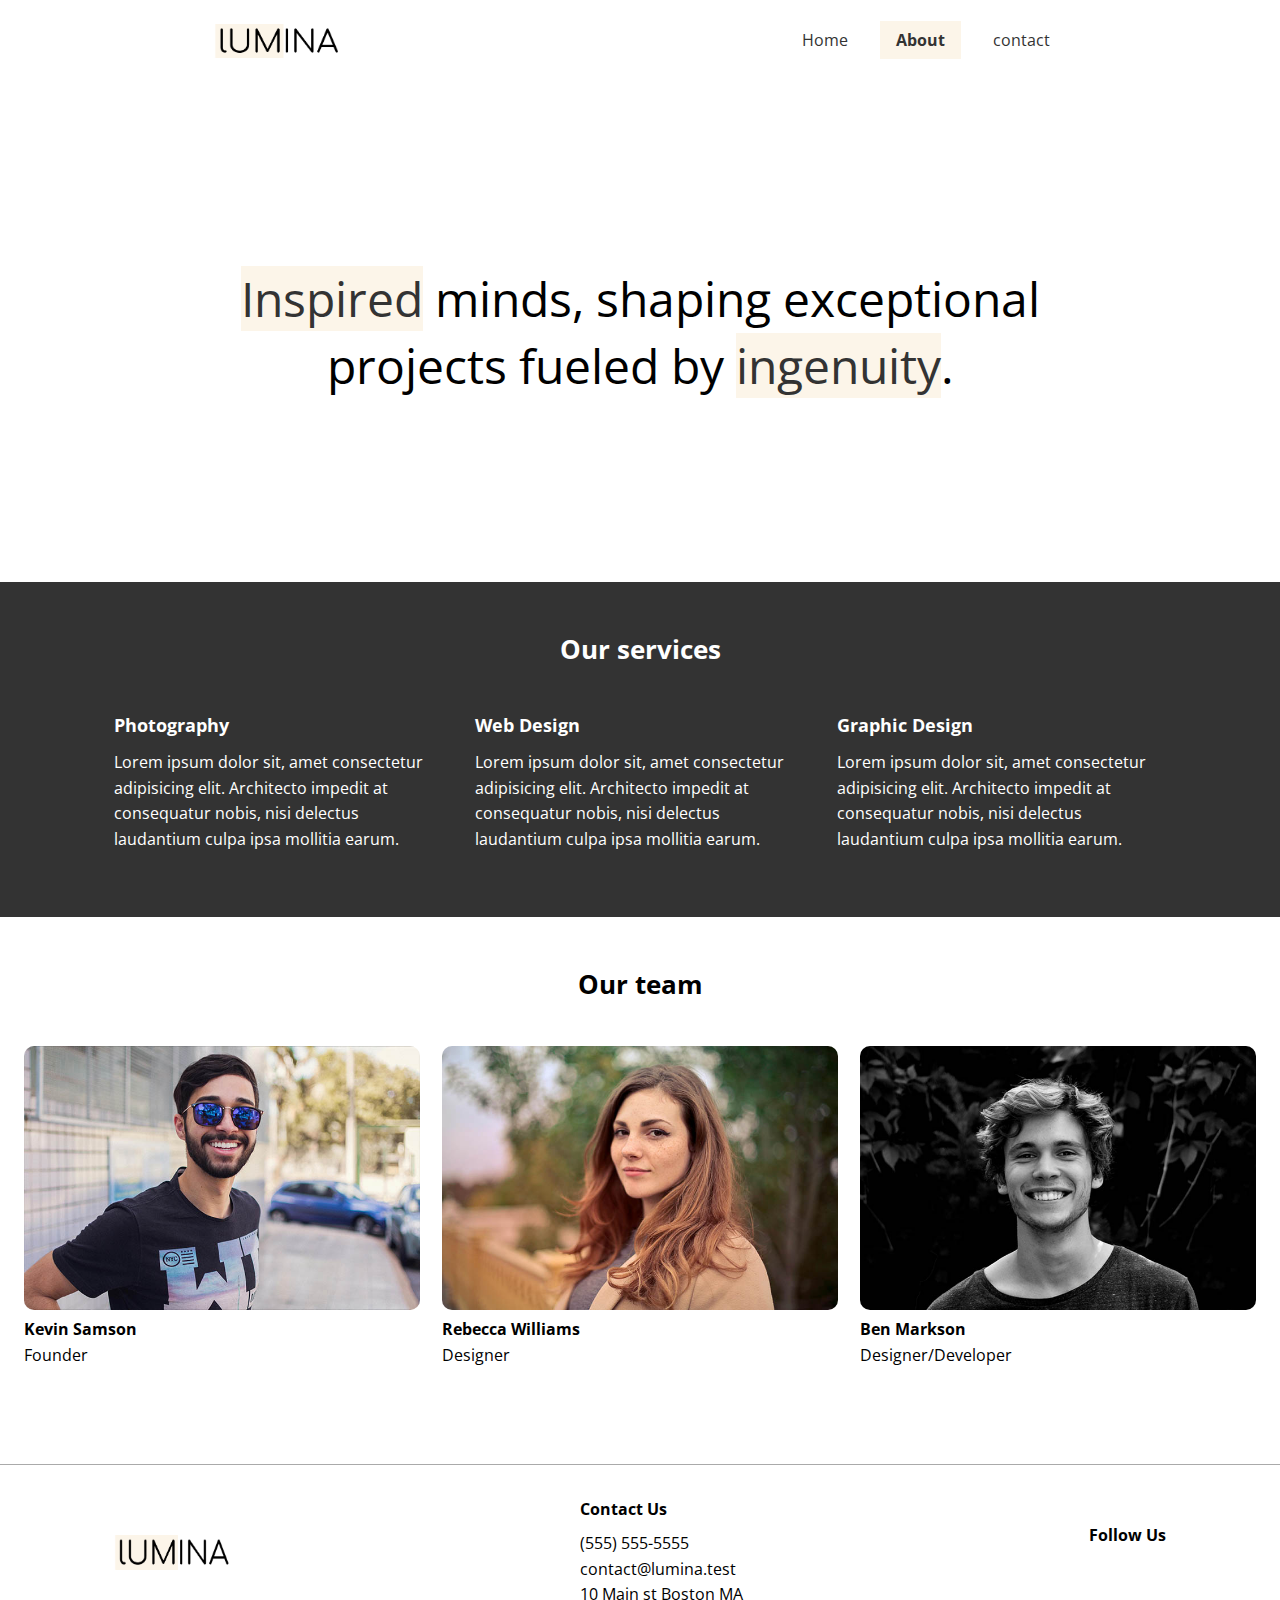
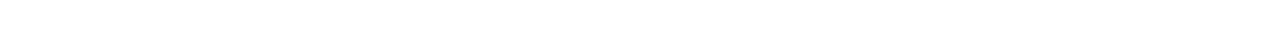
<file: lumina/about.html>
<!DOCTYPE html>
<html lang="en">
<head>
    <meta charset="UTF-8">
    <meta name="viewport" content="width=device-width, initial-scale=1.0">
    <link rel="stylesheet" href="/lumina/css/styles.css">
    <link rel="preconnect" href="https://fonts.googleapis.com">
    <link rel="preconnect" href="https://fonts.gstatic.com" crossorigin>
    <link href="https://fonts.googleapis.com/css2?family=Open+Sans:ital,wght@0,300..800;1,300..800&display=swap" rel="stylesheet">
    <link rel="stylesheet" href="https://cdnjs.cloudflare.com/ajax/libs/font-awesome/6.7.1/css/all.min.css" integrity="sha512-5Hs3dF2AEPkpNAR7UiOHba+lRSJNeM2ECkwxUIxC1Q/FLycGTbNapWXB4tP889k5T5Ju8fs4b1P5z/iB4nMfSQ==" crossorigin="anonymous" referrerpolicy="no-referrer" />
    <link rel="icon" href="/lumina/images/favicon.ico">
    <title>About Lumina Creative</title>
</head>
<body>
    <header class="header">
        <div class="container container-sm header-flex">
            <img src="/lumina/images/logo.png" alt="Lumina Creative" class="logo">
            <ul class="main-menu">
                <li><a href="index.html">Home</a></li>
                <li><a class="current" href="about.html">About</a></li>
                <li><a href="contact.html">contact</a></li>
            </ul>
        </div>
    </header>
    <section class="hero">
        <div class="container container-sm">
            <h2>
                <span class="bg-primary">Inspired</span> minds, shaping exceptional projects fueled by <span class="bg-primary">ingenuity</span>.
            </h2>
        </div>
    </section>
    <section class="services bg-dark">
        <div class="container">
            <h2 class="section-heading">Our services</h2>
            <div class=" services-flex">
                <div class="service-item">
                    <h4>Photography</h4>
                    <p>Lorem ipsum dolor sit, amet consectetur adipisicing elit. Architecto impedit at consequatur nobis, nisi delectus laudantium culpa ipsa mollitia earum.</p>
                </div>
                <div class="service-item">
                    <h4>Web Design</h4>
                    <p>Lorem ipsum dolor sit, amet consectetur adipisicing elit. Architecto impedit at consequatur nobis, nisi delectus laudantium culpa ipsa mollitia earum.</p>
                </div>
                <div class="service-item">
                    <h4>Graphic Design</h4>
                    <p>Lorem ipsum dolor sit, amet consectetur adipisicing elit. Architecto impedit at consequatur nobis, nisi delectus laudantium culpa ipsa mollitia earum.</p>
                </div>
            </div>
        </div>
    </section>
    <section class="team">
        <div class="container container-lg">
            <h2 class="section-heading">Our team</h2>
            <div class="team-flex">
                <div class="team-item">
                    <img src="/lumina/images/team1.jpg" alt="Team Member">
                    <h4>Kevin Samson</h4>
                    <p>Founder</p>
                </div>
                <div class="team-item">
                    <img src="/lumina/images/team2.jpg" alt="Team Member">
                    <h4>Rebecca Williams</h4>
                    <p>Designer</p>
                </div>
                <div class="team-item">
                    <img src="/lumina/images/team3.jpg" alt="Team Member">
                    <h4>Ben Markson</h4>
                    <p>Designer/Developer</p>
                </div>
            </div>
        </div>
    </section>
    <footer class="footer">
        <div class="container footer-flex">
            <img src="/lumina/images/logo.png" alt="Lumina Creative">
            <div>
                <h4>Contact Us</h4>
                <ul>
                    <li>(555) 555-5555 </li>
                    <li>contact@lumina.test</li>
                    <li>10 Main st Boston MA</li>
                </ul>
            </div>
            <div>
                <h4>Follow Us</h4>
                <a href="#"><i class="fab fa-facebook fa-2x"></i></a>
                <a href="#"><i class="fab fa-twitter fa-2x"></i></a>
                <a href="#"><i class="fab fa-instagram fa-2x"></i></a>
                <a href="#"><i class="fab fa-pinterest fa-2x"></i></a>
                <a href="#"><i class="fab fa-tumblr fa-2x"></i></a>
            </div>
        </div>
    </footer>
</body>
</html>
</file>
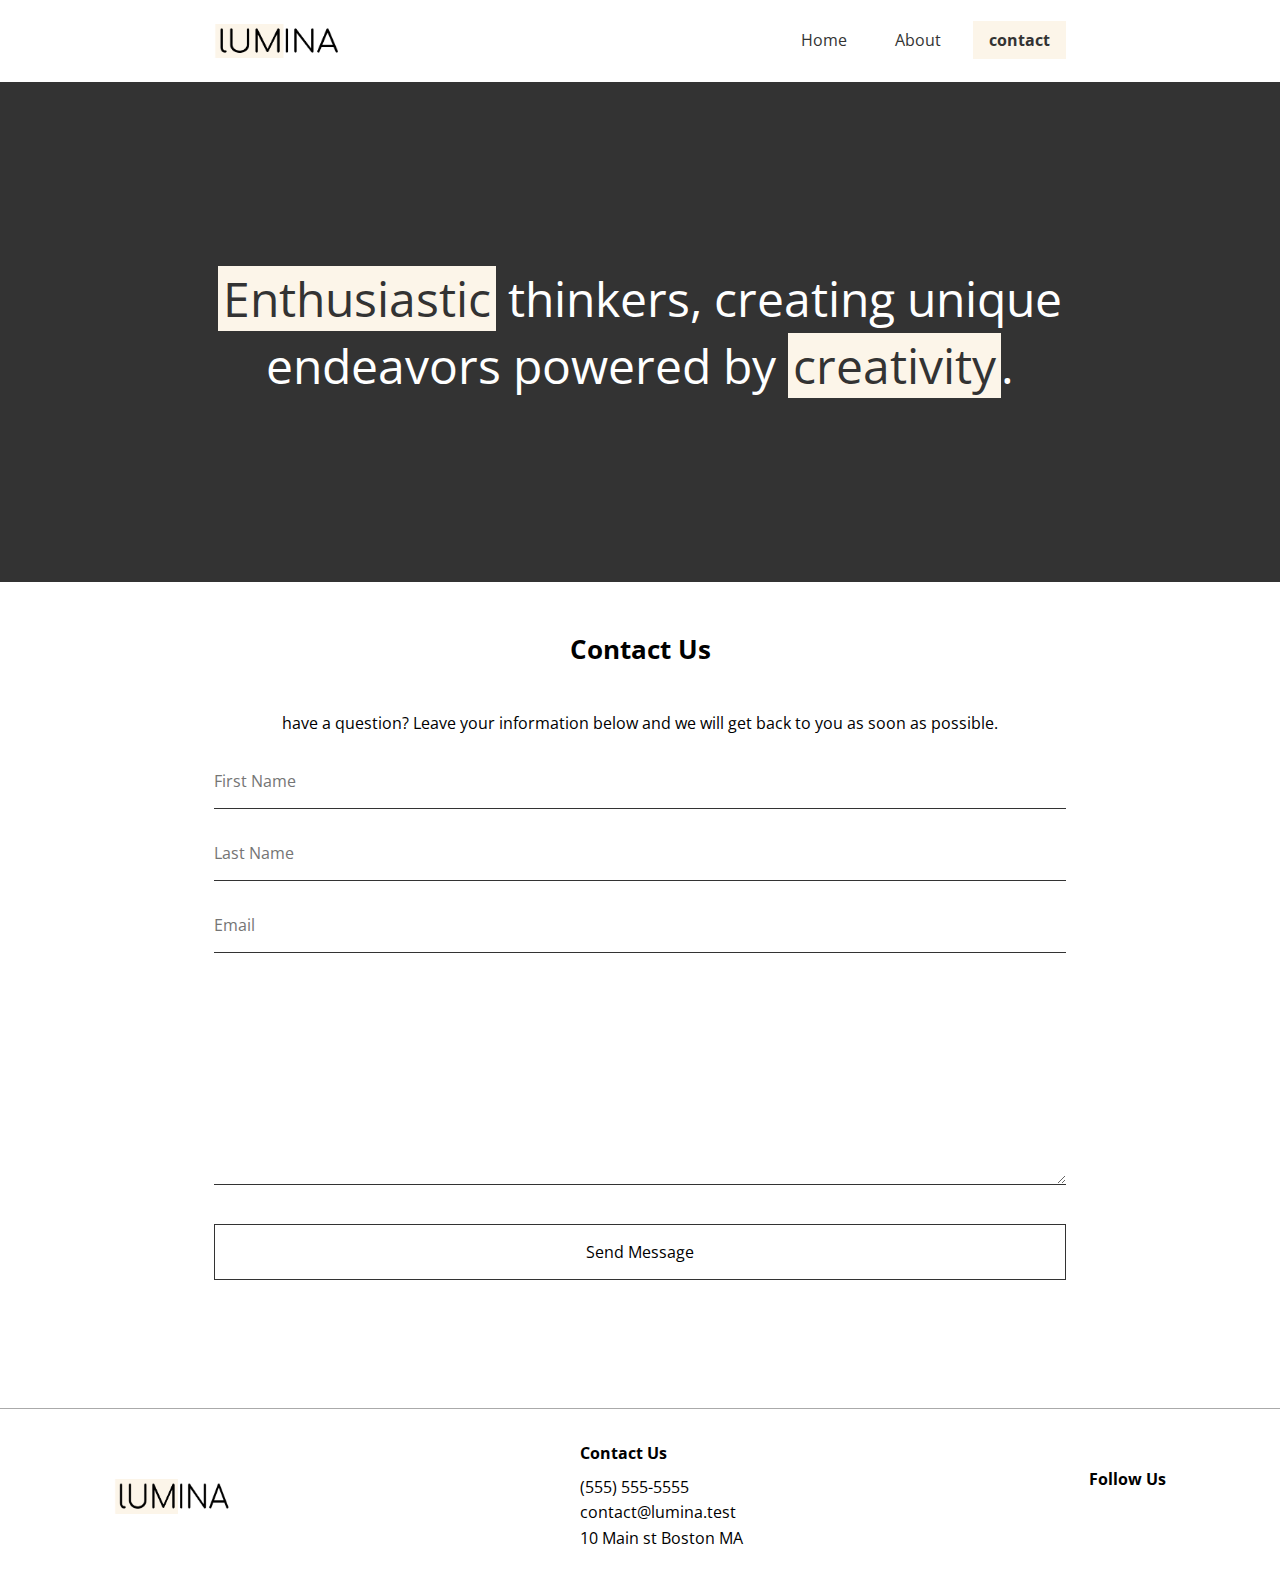
<file: lumina/contact.html>
<!DOCTYPE html>
<html lang="en">
<head>
    <meta charset="UTF-8">
    <meta name="viewport" content="width=device-width, initial-scale=1.0">
    <link rel="stylesheet" href="/lumina/css/styles.css">
    <link rel="preconnect" href="https://fonts.googleapis.com">
    <link rel="preconnect" href="https://fonts.gstatic.com" crossorigin>
    <link href="https://fonts.googleapis.com/css2?family=Open+Sans:ital,wght@0,300..800;1,300..800&display=swap" rel="stylesheet">
    <link rel="stylesheet" href="https://cdnjs.cloudflare.com/ajax/libs/font-awesome/6.7.1/css/all.min.css" integrity="sha512-5Hs3dF2AEPkpNAR7UiOHba+lRSJNeM2ECkwxUIxC1Q/FLycGTbNapWXB4tP889k5T5Ju8fs4b1P5z/iB4nMfSQ==" crossorigin="anonymous" referrerpolicy="no-referrer" />
    <link rel="icon" href="/lumina/images/favicon.ico">
    <title>Contact Lumina Creative</title>
</head>
<body>
    <header class="header">
        <div class="container container-sm header-flex">
            <img src="/lumina/images/logo.png" alt="Lumina Creative" class="logo">
            <ul class="main-menu">
                <li><a href="index.html">Home</a></li>
                <li><a  href="about.html">About</a></li>
                <li><a class="current" href="contact.html">contact</a></li>
            </ul>
        </div>
    </header>
    <section class="hero bg-dark">
        <div class="container container-sm">
            <h2>
                <span class="bg-primary">Enthusiastic</span> thinkers, creating unique endeavors powered by <span class="bg-primary">creativity</span>.
            </h2>
        </div>
    </section>
    <section class="contact">
        <div class="container container-sm">
            <h2 class="section-heading">Contact Us</h2>
            <p>have a question? Leave your information below and we will get back to you as soon as possible.</p>
            <form>
                <div class="form-group">
                    <label for="first-name" class="visually-hidden">First Name</label>
                    <input type="text" id="#first-name" name="first-name" placeholder="First Name">
                </div>
                <div class="form-group">
                    <label for="last-name" class="visually-hidden">Last Name</label>
                    <input type="text" id="#last-name" name="last-name" placeholder="Last Name">
                </div><div class="form-group">
                    <label for="email" class="visually-hidden">Email</label>
                    <input type="email" id="#email" name="email" placeholder="Email">
                </div>
                <div class="form-group">
                    <label for="message" class="visually-hidden">Message</label>
                    <textarea  
                    id="#message" 
                    name="last-name" 
                    placeholder="Message">
                </textarea>
                </div>
                <div class="form-group">
                    <button type="submit" class="btn">Send Message</button>

                </div>
            </form>
        </div>
    </section>
    <footer class="footer">
        <div class="container footer-flex">
            <img src="/lumina/images/logo.png" alt="Lumina Creative">
            <div>
                <h4>Contact Us</h4>
                <ul>
                    <li>(555) 555-5555 </li>
                    <li>contact@lumina.test</li>
                    <li>10 Main st Boston MA</li>
                </ul>
            </div>
            <div>
                <h4>Follow Us</h4>
                <a href="#"><i class="fab fa-facebook fa-2x"></i></a>
                <a href="#"><i class="fab fa-twitter fa-2x"></i></a>
                <a href="#"><i class="fab fa-instagram fa-2x"></i></a>
                <a href="#"><i class="fab fa-pinterest fa-2x"></i></a>
                <a href="#"><i class="fab fa-tumblr fa-2x"></i></a>
            </div>
        </div>
    </footer>
</body>
</html>
</file>
<file: lumina/css/styles.css>
*{
    margin: 0;
    padding: 0;
    box-sizing: border-box;
}
:root{
    --primary-color: #fcf5e9;
    --container-normal: 1100px;
    --container-wide: 1400px;
    --container-narrow: 900px;
    --dark-color: #333;
}
body{
    font-family: 'Open Sans', sans-serif, arial;
    line-height: 1.6;
}
a{
    text-decoration: none;
    color: #333;
}
ul{
    list-style: none;
}
img{
    max-width: 100%;
}
/* utility classes */
.bg-primary{
    background-color: var(--primary-color);
    color: #333;
}
.bg-dark{
    background: var(--dark-color);
    color: #fff;
}
.section-heading{
    font-size: 1.6rem;
    text-align: center;
    margin-bottom: 40px;
}
.bg-dark .bg-primary{
    padding: 0 0.3rem;
}
.btn{
    display: inline-block;
    padding: 1rem 2rem;
    border: 1px solid #333;
    background: transparent;
    font-family: inherit;
    font-size: inherit;
    cursor: pointer;
}
.btn:hover{
    background: #333;
    color: #fff;
}
.visually-hidden {
    clip: rect(0 0 0 0);
    clip-path: inset(50%);
    height: 1px;
    overflow: hidden;
    position: absolute;
    white-space: nowrap;
    width: 1px;
  }
/* container */
.container{
    max-width: var(--container-normal);
    margin: 0 auto;
    padding: 0 1.5rem;
}
.container-lg{
    max-width: var(--container-wide);
}
.container-sm{
    max-width: var(--container-narrow);
}
/* header */

.header{
    margin: 1.5rem auto;
}
.header .logo{
    width: 130px;
}
.header .header-flex{
    display: flex;
    justify-content: space-between;
    align-items: center;
}
.header .main-menu{
    display: flex;
    gap: 1rem;
}
.header .main-menu a{
    padding: 0.5rem 1rem;
}
.header .main-menu a:hover{
    background: var(--primary-color);
}
.current{
    background: var(--primary-color);
    font-weight: 700;
}
/* hero */
.hero{
    height: 500px;
    display: flex;
    justify-content: center;
    align-items: center;
    text-align: center;
}
.hero h2{
    font-size: 3rem;
    line-height: 1.4;
    font-weight: normal;
}

/* gallery */
.gallery-flex{
    display: flex;
    flex-wrap: wrap;  /* images dont shink its size to fit with flexwrap wrap, the keep its original size */
    gap: 20px;
    justify-content: center;
}
.gallery-item{
    width: calc(33.333% - 20px);
    border-radius: 10px;
}
.gallery-item img{
    border-radius: 10px;
}
.gallery-item:hover{
    opacity: 0.9;
}
/* foooter */
.footer{
    border-top: 1px solid #aaa;
    padding: 2rem 1.5rem;
    margin-top: 2rem;
}
.footer .footer-flex{
    display: flex;
    justify-content: space-between;
    align-items: center;
}
.footer img{
    width: 120px;
    height: 35px;
}
.footer h4{
    font-size: 1rem;
    margin-bottom: 0.5rem;
}
.footer a{
    margin: 0.2rem;
}
/* SERVICES */
.services{
    
    padding: 3rem 0 4rem;
}
.services-flex{
    display: flex;
    gap: 2rem;
}
.service-item h4{
    font-size: 1.1rem;
    margin-bottom: 0.7rem;
}

/* TEAM */
.team{
    padding: 3rem 0 4rem;
}
.team-flex{
    display: flex;
    gap: 1.4rem;
}
.team img{
    border-radius: 10px;
}

/* CONTACT */
.contact{
    padding: 3rem 0 4rem;
}
.contact p{
    text-align: center;
    margin-bottom: 2rem;
}

.form-group{
    margin: 2rem 0;
}
.contact input, .contact textarea{
    border: none;
    border-bottom: 1px solid #333;
    width: 100%;
    font-family: inherit;
    font-size: inherit;
    padding-bottom: 1rem;
}
.contact textarea{
    height: 200px;
}
.contact button{
    width: 100%;
}
/* MEDIA QUERIES */
@media(max-width: 768px){
    .header .header-flex, .footer .footer-flex, .services-flex, .team-flex{
        flex-direction: column;
        gap: 1.5rem;
    }
    section .hero {
        height: 300px;
    }
    .container h2{
        font-size: 1.8rem;
    }
    .gallery-item{
        width: calc(50% - 20px);
    }
    .footer .footer-flex{
        text-align: center;
    }
}
</file>
